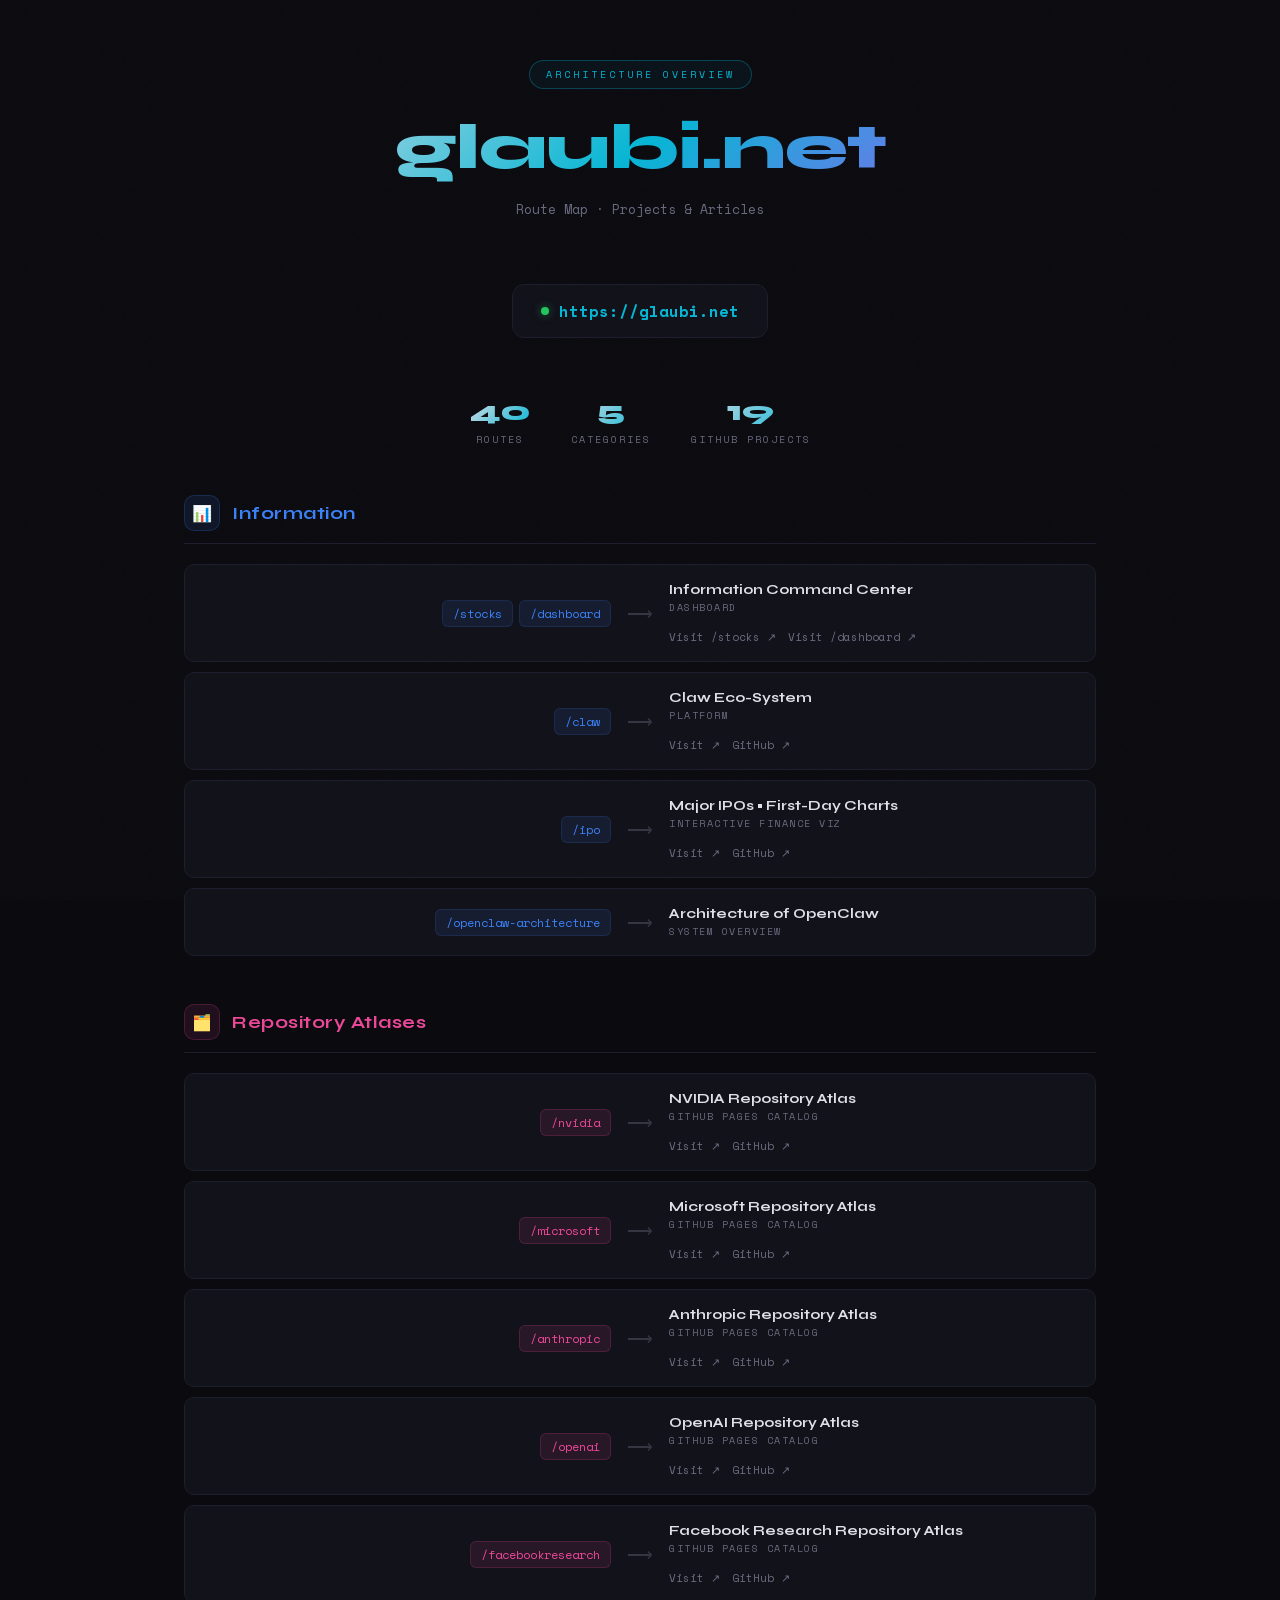
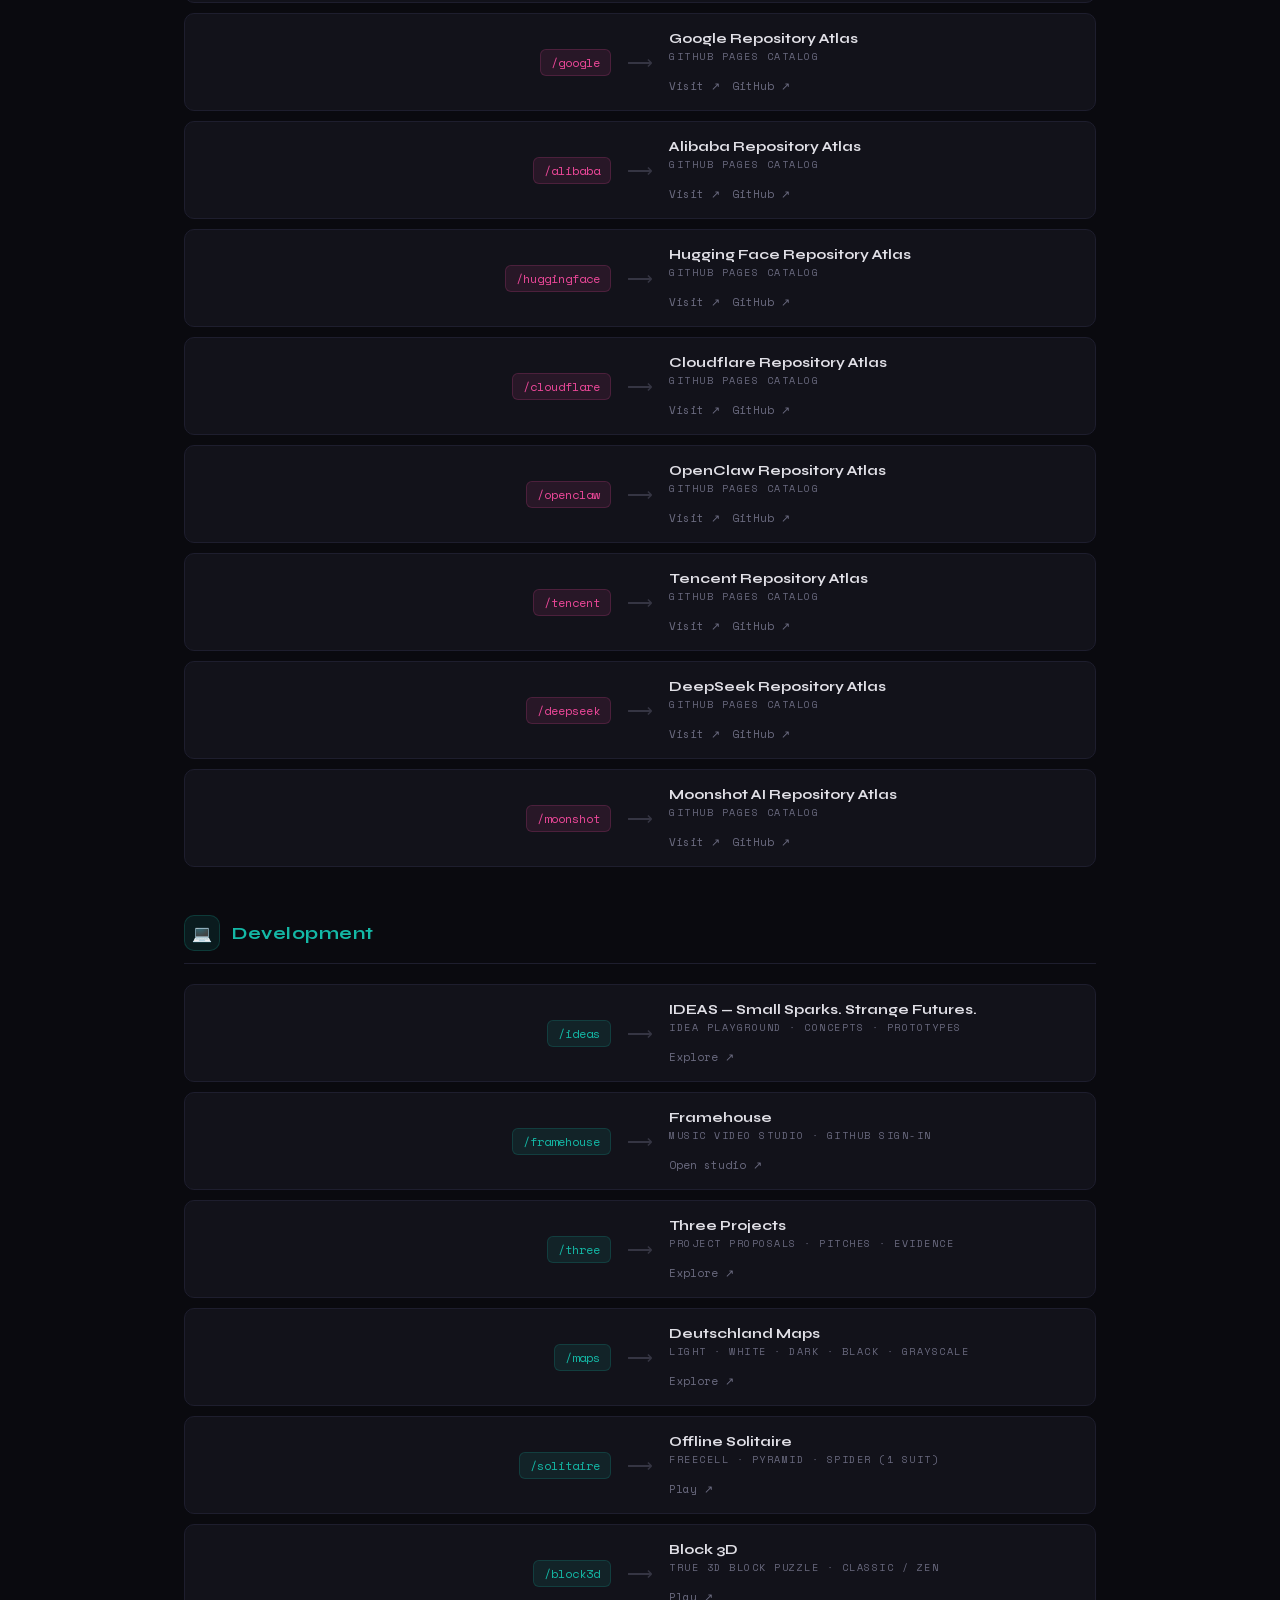
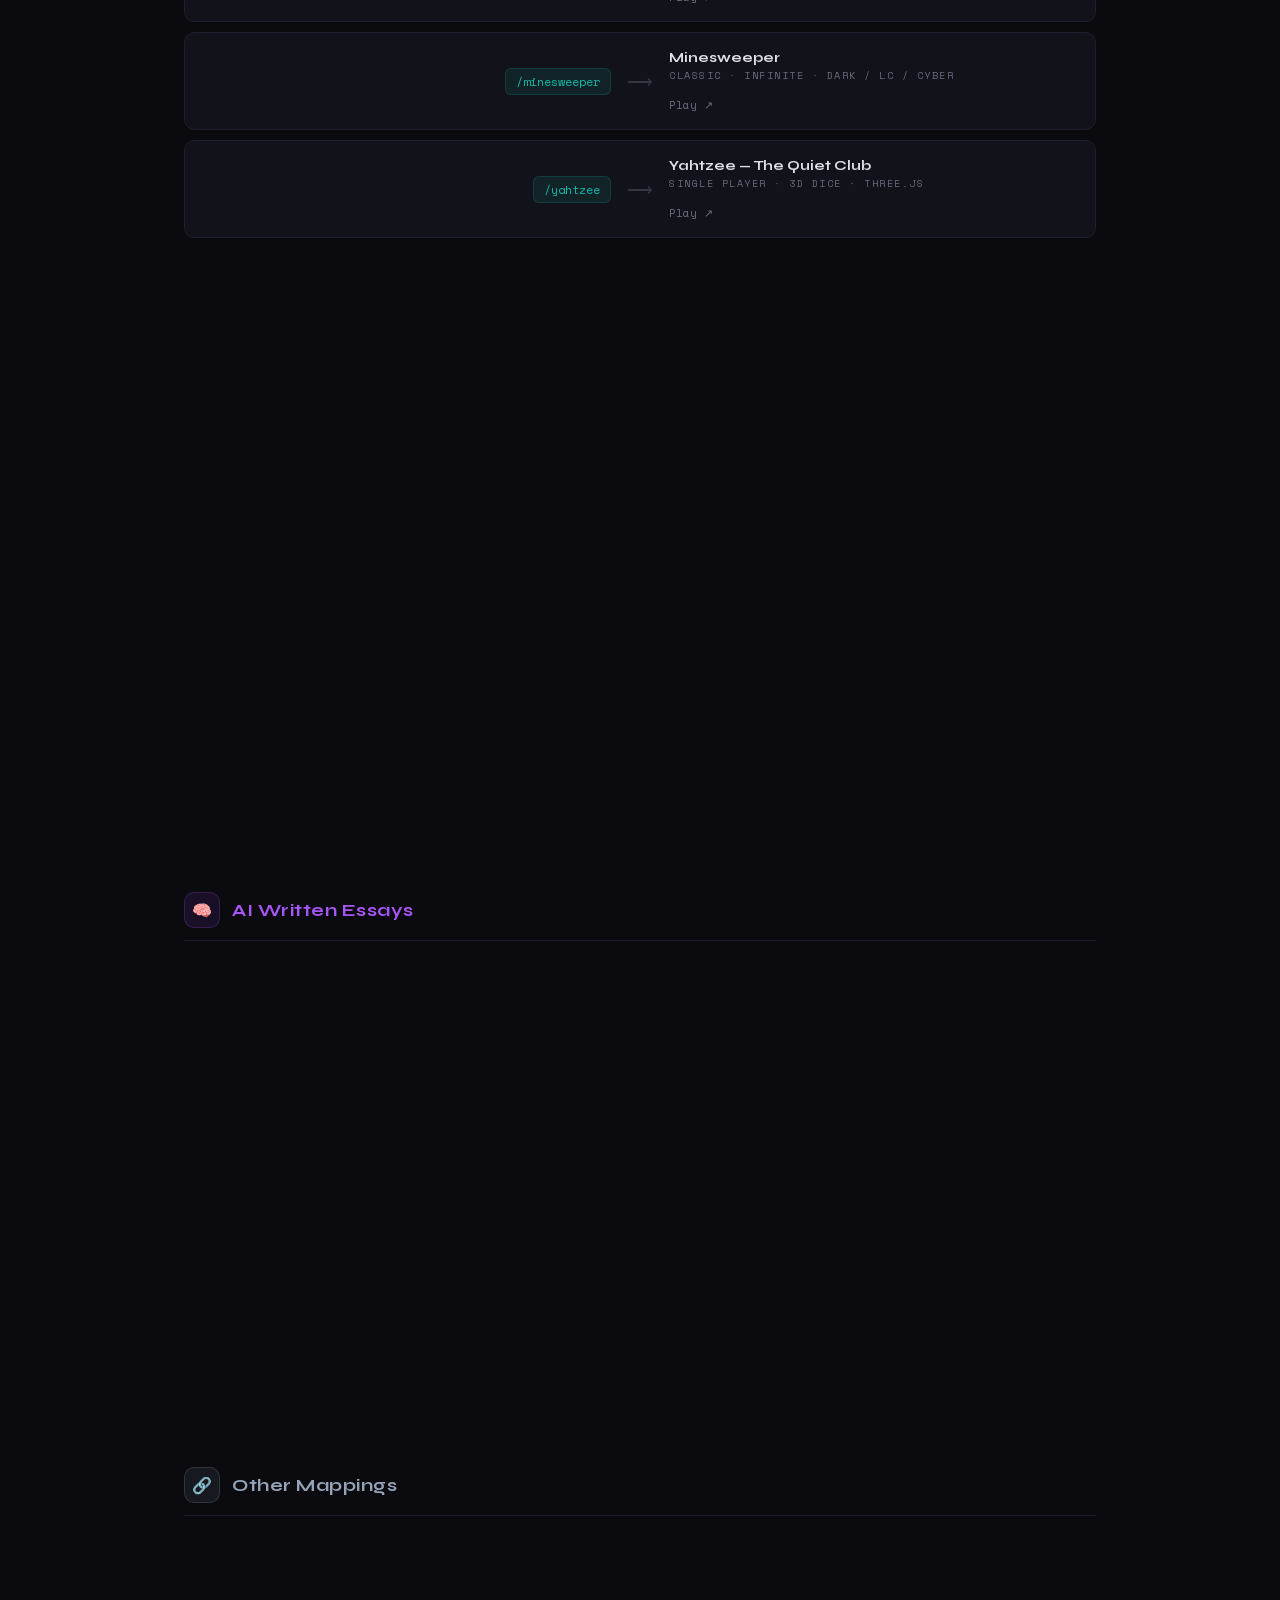
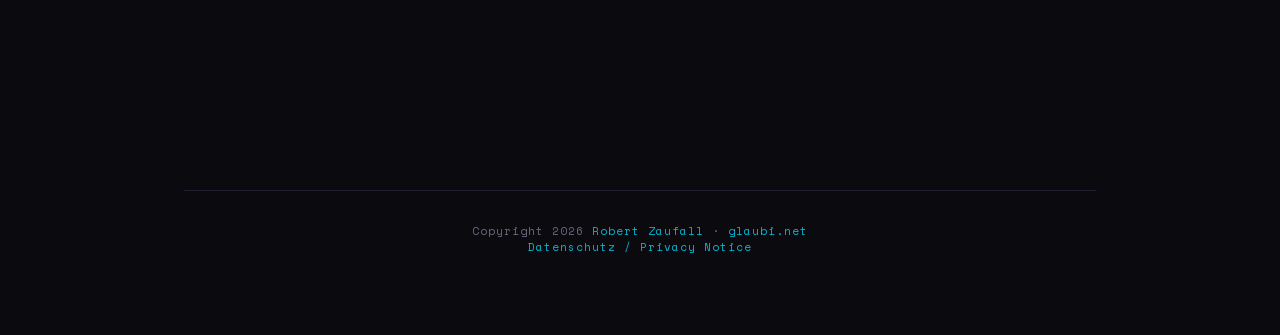
<file: index.html>
<!DOCTYPE html>
<html lang="en">
<head>
<meta charset="UTF-8">
<meta name="viewport" content="width=device-width, initial-scale=1.0">
<title>glaubi.net — Project Hub</title>
<meta name="application-name" content="glaubi.net">
<meta name="description" content="The glaubi.net project hub: dashboards, repository atlases, development tools, and essays in one place.">
<meta name="theme-color" content="#0a0a0f">
<link rel="icon" type="image/svg+xml" href="site-assets/favicon.svg">
<link rel="stylesheet" href="site-assets/fonts/fonts.css">
<style>
  :root {
    --bg: #0a0a0f;
    --surface: #12121a;
    --border: #1e1e2e;
    --text: #e0dfe6;
    --text-dim: #6b6b80;
    --accent-info: #3b82f6;
    --accent-info-glow: rgba(59, 130, 246, 0.25);
    --accent-dev: #14b8a6;
    --accent-dev-glow: rgba(20, 184, 166, 0.24);
    --accent-repo: #ec4899;
    --accent-repo-glow: rgba(236, 72, 153, 0.24);
    --accent-ai: #a855f7;
    --accent-ai-glow: rgba(168, 85, 247, 0.25);
    --accent-article: #f59e0b;
    --accent-article-glow: rgba(245, 158, 11, 0.24);
    --accent-other: #94a3b8;
    --accent-other-glow: rgba(148, 163, 184, 0.22);
    --accent-core: #06b6d4;
    --accent-core-glow: rgba(6, 182, 212, 0.3);
    --green: #22c55e;
  }

  * { margin: 0; padding: 0; box-sizing: border-box; }

  body {
    background: var(--bg);
    color: var(--text);
    font-family: 'Space Mono', monospace;
    min-height: 100vh;
    overflow-x: hidden;
  }

  .noise {
    position: fixed; inset: 0; z-index: 0; pointer-events: none; opacity: 0.03;
    background-image: url("data:image/svg+xml,%3Csvg viewBox='0 0 256 256' xmlns='http://www.w3.org/2000/svg'%3E%3Cfilter id='n'%3E%3CfeTurbulence type='fractalNoise' baseFrequency='0.9' numOctaves='4' stitchTiles='stitch'/%3E%3C/filter%3E%3Crect width='100%25' height='100%25' filter='url(%23n)'/%3E%3C/svg%3E");
    background-size: 256px 256px;
  }

  .grid-bg {
    position: fixed; inset: 0; z-index: 0; pointer-events: none; opacity: 0.04;
    background-image:
      linear-gradient(rgba(255,255,255,0.05) 1px, transparent 1px),
      linear-gradient(90deg, rgba(255,255,255,0.05) 1px, transparent 1px);
    background-size: 60px 60px;
  }

  .container {
    position: relative; z-index: 1;
    max-width: 960px; margin: 0 auto; padding: 60px 24px 80px;
  }

  /* HEADER */
  header {
    text-align: center; margin-bottom: 64px;
    animation: fadeUp 0.8s ease-out;
  }

  header .tag {
    display: inline-block;
    font-size: 10px; letter-spacing: 3px; text-transform: uppercase;
    color: var(--accent-core);
    border: 1px solid rgba(6, 182, 212, 0.3);
    padding: 6px 16px; border-radius: 20px;
    margin-bottom: 24px;
    background: rgba(6, 182, 212, 0.05);
  }

  header h1 {
    font-family: 'Syne', sans-serif;
    font-weight: 800; font-size: clamp(2.4rem, 6vw, 4rem);
    letter-spacing: -1px;
    background: linear-gradient(135deg, #e0dfe6 0%, var(--accent-core) 50%, var(--accent-ai) 100%);
    -webkit-background-clip: text; -webkit-text-fill-color: transparent;
    background-clip: text;
    line-height: 1.1;
  }

  header p {
    color: var(--text-dim); font-size: 13px; margin-top: 16px;
    line-height: 1.6;
  }

  /* DOMAIN PILL */
  .domain-bar {
    display: flex; align-items: center; justify-content: center; gap: 10px;
    margin: 0 auto 56px;
    padding: 14px 28px;
    background: var(--surface);
    border: 1px solid var(--border);
    border-radius: 12px;
    width: fit-content;
    animation: fadeUp 0.8s ease-out 0.15s both;
  }

  .domain-bar .dot {
    width: 8px; height: 8px; border-radius: 50%;
    background: var(--green);
    box-shadow: 0 0 8px rgba(34,197,94,0.5);
    animation: pulse 2s ease-in-out infinite;
  }

  .domain-bar span {
    font-size: 16px; font-weight: 700;
    color: var(--accent-core);
    font-family: 'Space Mono', monospace;
  }

  /* SECTIONS */
  .section {
    margin-bottom: 48px;
    animation: fadeUp 0.8s ease-out both;
  }
  .section:nth-child(1) { animation-delay: 0.25s; }
  .section:nth-child(2) { animation-delay: 0.4s; }

  .section-header {
    display: flex; align-items: center; gap: 12px;
    margin-bottom: 20px; padding-bottom: 12px;
    border-bottom: 1px solid var(--border);
  }

  .section-icon {
    width: 36px; height: 36px; border-radius: 10px;
    display: flex; align-items: center; justify-content: center;
    font-size: 16px;
  }

  .section-icon.info {
    background: rgba(59,130,246,0.1);
    border: 1px solid rgba(59,130,246,0.2);
  }
  .section-icon.ai {
    background: rgba(168,85,247,0.1);
    border: 1px solid rgba(168,85,247,0.2);
  }
  .section-icon.dev {
    background: rgba(20,184,166,0.1);
    border: 1px solid rgba(20,184,166,0.2);
  }
  .section-icon.repo {
    background: rgba(236,72,153,0.1);
    border: 1px solid rgba(236,72,153,0.2);
  }
  .section-icon.article {
    background: rgba(245,158,11,0.1);
    border: 1px solid rgba(245,158,11,0.2);
  }
  .section-icon.other {
    background: rgba(148,163,184,0.1);
    border: 1px solid rgba(148,163,184,0.2);
  }

  .section-title {
    font-family: 'Syne', sans-serif;
    font-weight: 700; font-size: 18px; letter-spacing: 0.5px;
  }

  .section-title.info { color: var(--accent-info); }
  .section-title.dev { color: var(--accent-dev); }
  .section-title.repo { color: var(--accent-repo); }
  .section-title.ai { color: var(--accent-ai); }
  .section-title.article { color: var(--accent-article); }
  .section-title.other { color: var(--accent-other); }

  /* ROUTE CARDS */
  .routes {
    display: flex; flex-direction: column; gap: 10px;
  }

  .route-card {
    display: grid;
    grid-template-columns: 1fr auto 1fr;
    align-items: center; gap: 16px;
    padding: 16px 20px;
    background: var(--surface);
    border: 1px solid var(--border);
    border-radius: 10px;
    transition: all 0.3s cubic-bezier(0.4, 0, 0.2, 1);
    text-decoration: none;
    position: relative;
    overflow: hidden;
  }

  .route-card::before {
    content: '';
    position: absolute; inset: 0;
    opacity: 0;
    transition: opacity 0.3s ease;
    pointer-events: none;
    border-radius: 10px;
  }

  .route-card.info::before {
    background: linear-gradient(135deg, rgba(59,130,246,0.06), transparent 60%);
  }
  .route-card.dev::before {
    background: linear-gradient(135deg, rgba(20,184,166,0.08), transparent 60%);
  }
  .route-card.repo::before {
    background: linear-gradient(135deg, rgba(236,72,153,0.08), transparent 60%);
  }
  .route-card.ai::before {
    background: linear-gradient(135deg, rgba(168,85,247,0.06), transparent 60%);
  }
  .route-card.article::before {
    background: linear-gradient(135deg, rgba(245,158,11,0.08), transparent 60%);
  }
  .route-card.other::before {
    background: linear-gradient(135deg, rgba(148,163,184,0.08), transparent 60%);
  }

  .route-card:hover {
    transform: translateY(-2px);
    border-color: var(--border);
  }
  .route-card.info:hover {
    border-color: rgba(59,130,246,0.4);
    box-shadow: 0 4px 24px rgba(59,130,246,0.1), inset 0 0 0 1px rgba(59,130,246,0.05);
  }
  .route-card.dev:hover {
    border-color: rgba(20,184,166,0.4);
    box-shadow: 0 4px 24px rgba(20,184,166,0.12), inset 0 0 0 1px rgba(20,184,166,0.06);
  }
  .route-card.repo:hover {
    border-color: rgba(236,72,153,0.4);
    box-shadow: 0 4px 24px rgba(236,72,153,0.12), inset 0 0 0 1px rgba(236,72,153,0.06);
  }
  .route-card.ai:hover {
    border-color: rgba(168,85,247,0.4);
    box-shadow: 0 4px 24px rgba(168,85,247,0.1), inset 0 0 0 1px rgba(168,85,247,0.05);
  }
  .route-card.article:hover {
    border-color: rgba(245,158,11,0.4);
    box-shadow: 0 4px 24px rgba(245,158,11,0.12), inset 0 0 0 1px rgba(245,158,11,0.06);
  }
  .route-card.other:hover {
    border-color: rgba(148,163,184,0.4);
    box-shadow: 0 4px 24px rgba(148,163,184,0.1), inset 0 0 0 1px rgba(148,163,184,0.05);
  }
  .route-card:hover::before { opacity: 1; }

  a.route-card { cursor: pointer; }

  .route-paths {
    display: flex; flex-wrap: wrap; gap: 6px;
    justify-content: flex-end;
  }

  .path-tag {
    font-family: 'Space Mono', monospace;
    font-size: 12px; padding: 4px 10px;
    border-radius: 6px;
    white-space: nowrap;
  }

  .path-tag.info {
    background: rgba(59,130,246,0.1);
    color: var(--accent-info);
    border: 1px solid rgba(59,130,246,0.15);
  }
  .path-tag.dev {
    background: rgba(20,184,166,0.1);
    color: var(--accent-dev);
    border: 1px solid rgba(20,184,166,0.18);
  }
  .path-tag.repo {
    background: rgba(236,72,153,0.1);
    color: var(--accent-repo);
    border: 1px solid rgba(236,72,153,0.18);
  }
  .path-tag.ai {
    background: rgba(168,85,247,0.1);
    color: var(--accent-ai);
    border: 1px solid rgba(168,85,247,0.15);
  }
  .path-tag.article {
    background: rgba(245,158,11,0.1);
    color: var(--accent-article);
    border: 1px solid rgba(245,158,11,0.18);
  }
  .path-tag.other {
    background: rgba(148,163,184,0.1);
    color: var(--accent-other);
    border: 1px solid rgba(148,163,184,0.18);
  }

  .route-arrow {
    display: flex; align-items: center; color: var(--text-dim);
    font-size: 18px; opacity: 0.4;
    transition: all 0.3s ease;
  }
  .route-card:hover .route-arrow { opacity: 1; }
  .route-card.info:hover .route-arrow { color: var(--accent-info); }
  .route-card.dev:hover .route-arrow { color: var(--accent-dev); }
  .route-card.repo:hover .route-arrow { color: var(--accent-repo); }
  .route-card.ai:hover .route-arrow { color: var(--accent-ai); }
  .route-card.article:hover .route-arrow { color: var(--accent-article); }
  .route-card.other:hover .route-arrow { color: var(--accent-other); }

  .route-dest {
    display: flex; flex-direction: column; gap: 2px;
  }

  .dest-name {
    font-family: 'Syne', sans-serif;
    font-weight: 700; font-size: 14px;
    color: var(--text);
    transition: color 0.3s ease;
  }
  .route-card.info:hover .dest-name { color: var(--accent-info); }
  .route-card.dev:hover .dest-name { color: var(--accent-dev); }
  .route-card.repo:hover .dest-name { color: var(--accent-repo); }
  .route-card.ai:hover .dest-name { color: var(--accent-ai); }
  .route-card.article:hover .dest-name { color: var(--accent-article); }
  .route-card.other:hover .dest-name { color: var(--accent-other); }

  .dest-type {
    font-size: 10px; letter-spacing: 1.5px;
    text-transform: uppercase;
    color: var(--text-dim);
  }

  /* TOOLTIP */
  .tooltip {
    position: fixed;
    padding: 8px 14px;
    background: #1a1a2a;
    border: 1px solid var(--border);
    border-radius: 8px;
    font-size: 11px;
    color: var(--text-dim);
    pointer-events: none;
    opacity: 0;
    transition: opacity 0.2s;
    z-index: 100;
    font-family: 'Space Mono', monospace;
    white-space: nowrap;
  }
  .tooltip.show { opacity: 1; }

  /* VISIT LINK */
  .visit-btn {
    display: inline-flex; align-items: center; gap: 8px;
    margin-top: 6px;
    font-size: 11px;
    color: var(--text-dim);
    opacity: 0;
    transform: translateX(-4px);
    transition: all 0.3s ease;
    font-family: 'Space Mono', monospace;
  }
  .route-card:hover .visit-btn {
    opacity: 1; transform: translateX(0);
  }

  a.path-tag {
    text-decoration: none;
    transition: all 0.2s ease;
    cursor: pointer;
    position: relative;
    z-index: 2;
  }
  a.path-tag.info:hover {
    background: rgba(59,130,246,0.2);
    border-color: rgba(59,130,246,0.4);
  }
  a.path-tag.dev:hover {
    background: rgba(20,184,166,0.2);
    border-color: rgba(20,184,166,0.4);
  }
  a.path-tag.repo:hover {
    background: rgba(236,72,153,0.2);
    border-color: rgba(236,72,153,0.4);
  }
  a.path-tag.ai:hover {
    background: rgba(168,85,247,0.2);
    border-color: rgba(168,85,247,0.4);
  }
  a.path-tag.article:hover {
    background: rgba(245,158,11,0.2);
    border-color: rgba(245,158,11,0.4);
  }
  a.path-tag.other:hover {
    background: rgba(148,163,184,0.2);
    border-color: rgba(148,163,184,0.4);
  }

  .visit-links {
    display: flex; gap: 12px; margin-top: 6px;
  }
  .visit-links.always-visible .visit-btn {
    opacity: 1;
    transform: translateX(0);
  }
  .visit-links .visit-btn {
    text-decoration: none;
    cursor: pointer;
    position: relative;
    z-index: 2;
  }
  .visit-links .visit-btn:hover {
    color: var(--accent-info);
  }
  .route-card.dev .visit-links .visit-btn:hover {
    color: var(--accent-dev);
  }
  .route-card.repo .visit-links .visit-btn:hover {
    color: var(--accent-repo);
  }
  .route-card.ai .visit-links .visit-btn:hover {
    color: var(--accent-ai);
  }
  .route-card.other .visit-links .visit-btn:hover {
    color: var(--accent-other);
  }

  /* FOOTER */
  footer {
    text-align: center; margin-top: 48px; padding-top: 32px;
    border-top: 1px solid var(--border);
    animation: fadeUp 0.8s ease-out 0.55s both;
  }
  footer p {
    font-size: 11px; color: var(--text-dim); letter-spacing: 1px;
  }
  footer a {
    color: var(--accent-core); text-decoration: none;
  }
  footer a:hover { text-decoration: underline; }

  /* STATS */
  .stats {
    display: flex; justify-content: center; gap: 40px;
    margin-bottom: 48px;
    animation: fadeUp 0.8s ease-out 0.2s both;
  }
  .stat {
    text-align: center;
  }
  .stat-num {
    font-family: 'Syne', sans-serif;
    font-weight: 800; font-size: 28px;
    background: linear-gradient(135deg, var(--text), var(--accent-core));
    -webkit-background-clip: text; -webkit-text-fill-color: transparent;
    background-clip: text;
  }
  .stat-label {
    font-size: 10px; letter-spacing: 2px;
    text-transform: uppercase;
    color: var(--text-dim); margin-top: 4px;
  }

  /* ANIMATIONS */
  @keyframes fadeUp {
    from { opacity: 0; transform: translateY(20px); }
    to { opacity: 1; transform: translateY(0); }
  }
  @keyframes pulse {
    0%, 100% { opacity: 1; }
    50% { opacity: 0.4; }
  }

  /* RESPONSIVE */
  @media (max-width: 640px) {
    .route-card {
      grid-template-columns: 1fr;
      gap: 8px; text-align: center;
    }
    .route-paths { justify-content: center; }
    .route-arrow { justify-content: center; font-size: 14px; transform: rotate(90deg); }
    .route-dest { align-items: center; }
    .stats { gap: 24px; }
    .visit-btn { justify-content: center; }
  }
</style>
</head>
<body>

<div class="noise"></div>
<div class="grid-bg"></div>
<div id="tooltip" class="tooltip"></div>

<div class="container">

  <header>
    <div class="tag">Architecture Overview</div>
    <h1>glaubi.net</h1>
    <p>Route Map · Projects & Articles</p>
  </header>

  <div class="domain-bar">
    <div class="dot"></div>
    <span>https://glaubi.net</span>
  </div>

  <div class="stats">
    <div class="stat">
      <div class="stat-num">40</div>
      <div class="stat-label">Routes</div>
    </div>
    <div class="stat">
      <div class="stat-num">5</div>
      <div class="stat-label">Categories</div>
    </div>
    <div class="stat">
      <div class="stat-num">19</div>
      <div class="stat-label">GitHub Projects</div>
    </div>
  </div>

  <!-- INFORMATION -->
  <div class="section">
    <div class="section-header">
      <div class="section-icon info">📊</div>
      <div class="section-title info">Information</div>
    </div>
    <div class="routes">

      <div class="route-card info"
         data-tip="Live data dashboards & market overview">
        <div class="route-paths">
          <a href="https://glaubi.net/stocks" target="_blank" class="path-tag info">/stocks</a>
          <a href="https://glaubi.net/dashboard" target="_blank" class="path-tag info">/dashboard</a>
        </div>
        <div class="route-arrow">⟶</div>
        <div class="route-dest">
          <div class="dest-name">Information Command Center</div>
          <div class="dest-type">Dashboard</div>
          <div class="visit-links always-visible">
            <a href="https://glaubi.net/stocks" target="_blank" class="visit-btn">Visit /stocks ↗</a>
            <a href="https://glaubi.net/dashboard" target="_blank" class="visit-btn">Visit /dashboard ↗</a>
          </div>
        </div>
      </div>

      <div class="route-card info"
         data-tip="The Claw ecosystem & integrations">
        <div class="route-paths">
          <a href="https://glaubi.net/claw" target="_blank" class="path-tag info">/claw</a>
        </div>
        <div class="route-arrow">⟶</div>
        <div class="route-dest">
          <div class="dest-name">Claw Eco-System</div>
          <div class="dest-type">Platform</div>
          <div class="visit-links always-visible">
            <a href="https://glaubi.net/claw" target="_blank" class="visit-btn">Visit ↗</a>
            <a href="https://github.com/robertZaufall/claw-eco" target="_blank" class="visit-btn">GitHub ↗</a>
          </div>
        </div>
      </div>

      <div class="route-card info"
         data-tip="25 major IPOs (2021–2025) with interactive first-day intraday candlestick charts">
        <div class="route-paths">
          <a href="https://glaubi.net/ipo" target="_blank" class="path-tag info">/ipo</a>
        </div>
        <div class="route-arrow">⟶</div>
        <div class="route-dest">
          <div class="dest-name">Major IPOs • First-Day Charts</div>
          <div class="dest-type">Interactive Finance Viz</div>
          <div class="visit-links always-visible">
            <a href="https://glaubi.net/ipo" target="_blank" class="visit-btn">Visit ↗</a>
            <a href="https://github.com/robertZaufall/ipo" target="_blank" class="visit-btn">GitHub ↗</a>
          </div>
        </div>
      </div>

      <a class="route-card info" href="https://glaubi.net/openclaw-architecture" target="_blank"
         data-tip="Architecture overview of OpenClaw">
        <div class="route-paths">
          <span class="path-tag info">/openclaw-architecture</span>
        </div>
        <div class="route-arrow">⟶</div>
        <div class="route-dest">
          <div class="dest-name">Architecture of OpenClaw</div>
          <div class="dest-type">System Overview</div>
        </div>
      </a>

    </div>
  </div>

  <!-- REPOSITORY ATLASES -->
  <div class="section">
    <div class="section-header">
      <div class="section-icon repo">🗂️</div>
      <div class="section-title repo">Repository Atlases</div>
    </div>
    <div class="routes">

      <div class="route-card repo"
         data-tip="Searchable atlas of active NVIDIA GitHub repositories">
        <div class="route-paths">
          <a href="https://glaubi.net/nvidia" target="_blank" class="path-tag repo">/nvidia</a>
        </div>
        <div class="route-arrow">⟶</div>
        <div class="route-dest">
          <div class="dest-name">NVIDIA Repository Atlas</div>
          <div class="dest-type">GitHub Pages Catalog</div>
          <div class="visit-links always-visible">
            <a href="https://glaubi.net/nvidia" target="_blank" class="visit-btn">Visit ↗</a>
            <a href="https://github.com/robertZaufall/nvidia-repos" target="_blank" class="visit-btn">GitHub ↗</a>
          </div>
        </div>
      </div>

      <div class="route-card repo"
         data-tip="Searchable atlas of active Microsoft GitHub repositories">
        <div class="route-paths">
          <a href="https://glaubi.net/microsoft" target="_blank" class="path-tag repo">/microsoft</a>
        </div>
        <div class="route-arrow">⟶</div>
        <div class="route-dest">
          <div class="dest-name">Microsoft Repository Atlas</div>
          <div class="dest-type">GitHub Pages Catalog</div>
          <div class="visit-links always-visible">
            <a href="https://glaubi.net/microsoft" target="_blank" class="visit-btn">Visit ↗</a>
            <a href="https://github.com/robertZaufall/microsoft-repos" target="_blank" class="visit-btn">GitHub ↗</a>
          </div>
        </div>
      </div>

      <div class="route-card repo"
         data-tip="Searchable atlas of active Anthropic GitHub repositories">
        <div class="route-paths">
          <a href="https://glaubi.net/anthropic" target="_blank" class="path-tag repo">/anthropic</a>
        </div>
        <div class="route-arrow">⟶</div>
        <div class="route-dest">
          <div class="dest-name">Anthropic Repository Atlas</div>
          <div class="dest-type">GitHub Pages Catalog</div>
          <div class="visit-links always-visible">
            <a href="https://glaubi.net/anthropic" target="_blank" class="visit-btn">Visit ↗</a>
            <a href="https://github.com/robertZaufall/anthropic-repos" target="_blank" class="visit-btn">GitHub ↗</a>
          </div>
        </div>
      </div>

      <div class="route-card repo"
         data-tip="Searchable atlas of active OpenAI GitHub repositories">
        <div class="route-paths">
          <a href="https://glaubi.net/openai" target="_blank" class="path-tag repo">/openai</a>
        </div>
        <div class="route-arrow">⟶</div>
        <div class="route-dest">
          <div class="dest-name">OpenAI Repository Atlas</div>
          <div class="dest-type">GitHub Pages Catalog</div>
          <div class="visit-links always-visible">
            <a href="https://glaubi.net/openai" target="_blank" class="visit-btn">Visit ↗</a>
            <a href="https://github.com/robertZaufall/openai-repos" target="_blank" class="visit-btn">GitHub ↗</a>
          </div>
        </div>
      </div>

      <div class="route-card repo"
         data-tip="Searchable atlas of active Facebook Research GitHub repositories">
        <div class="route-paths">
          <a href="https://glaubi.net/facebookresearch" target="_blank" class="path-tag repo">/facebookresearch</a>
        </div>
        <div class="route-arrow">⟶</div>
        <div class="route-dest">
          <div class="dest-name">Facebook Research Repository Atlas</div>
          <div class="dest-type">GitHub Pages Catalog</div>
          <div class="visit-links always-visible">
            <a href="https://glaubi.net/facebookresearch" target="_blank" class="visit-btn">Visit ↗</a>
            <a href="https://github.com/robertZaufall/facebookresearch-repos" target="_blank" class="visit-btn">GitHub ↗</a>
          </div>
        </div>
      </div>

      <div class="route-card repo"
         data-tip="Searchable atlas of active Google GitHub repositories">
        <div class="route-paths">
          <a href="https://glaubi.net/google" target="_blank" class="path-tag repo">/google</a>
        </div>
        <div class="route-arrow">⟶</div>
        <div class="route-dest">
          <div class="dest-name">Google Repository Atlas</div>
          <div class="dest-type">GitHub Pages Catalog</div>
          <div class="visit-links always-visible">
            <a href="https://glaubi.net/google" target="_blank" class="visit-btn">Visit ↗</a>
            <a href="https://github.com/robertZaufall/google-repos" target="_blank" class="visit-btn">GitHub ↗</a>
          </div>
        </div>
      </div>

      <div class="route-card repo"
         data-tip="Searchable atlas of active Alibaba GitHub repositories">
        <div class="route-paths">
          <a href="https://glaubi.net/alibaba" target="_blank" class="path-tag repo">/alibaba</a>
        </div>
        <div class="route-arrow">⟶</div>
        <div class="route-dest">
          <div class="dest-name">Alibaba Repository Atlas</div>
          <div class="dest-type">GitHub Pages Catalog</div>
          <div class="visit-links always-visible">
            <a href="https://glaubi.net/alibaba" target="_blank" class="visit-btn">Visit ↗</a>
            <a href="https://github.com/robertZaufall/alibaba-repos" target="_blank" class="visit-btn">GitHub ↗</a>
          </div>
        </div>
      </div>

      <div class="route-card repo"
         data-tip="Searchable atlas of active Hugging Face GitHub repositories">
        <div class="route-paths">
          <a href="https://glaubi.net/huggingface" target="_blank" class="path-tag repo">/huggingface</a>
        </div>
        <div class="route-arrow">⟶</div>
        <div class="route-dest">
          <div class="dest-name">Hugging Face Repository Atlas</div>
          <div class="dest-type">GitHub Pages Catalog</div>
          <div class="visit-links always-visible">
            <a href="https://glaubi.net/huggingface" target="_blank" class="visit-btn">Visit ↗</a>
            <a href="https://github.com/robertZaufall/huggingface-repos" target="_blank" class="visit-btn">GitHub ↗</a>
          </div>
        </div>
      </div>

      <div class="route-card repo"
         data-tip="Searchable atlas of active Cloudflare GitHub repositories">
        <div class="route-paths">
          <a href="https://glaubi.net/cloudflare/" target="_blank" class="path-tag repo">/cloudflare</a>
        </div>
        <div class="route-arrow">⟶</div>
        <div class="route-dest">
          <div class="dest-name">Cloudflare Repository Atlas</div>
          <div class="dest-type">GitHub Pages Catalog</div>
          <div class="visit-links always-visible">
            <a href="https://glaubi.net/cloudflare/" target="_blank" class="visit-btn">Visit ↗</a>
            <a href="https://github.com/robertZaufall/cloudflare-repos" target="_blank" class="visit-btn">GitHub ↗</a>
          </div>
        </div>
      </div>

      <div class="route-card repo"
         data-tip="Searchable atlas of active OpenClaw GitHub repositories">
        <div class="route-paths">
          <a href="https://glaubi.net/openclaw/" target="_blank" class="path-tag repo">/openclaw</a>
        </div>
        <div class="route-arrow">⟶</div>
        <div class="route-dest">
          <div class="dest-name">OpenClaw Repository Atlas</div>
          <div class="dest-type">GitHub Pages Catalog</div>
          <div class="visit-links always-visible">
            <a href="https://glaubi.net/openclaw/" target="_blank" class="visit-btn">Visit ↗</a>
            <a href="https://github.com/robertZaufall/openclaw-repos" target="_blank" class="visit-btn">GitHub ↗</a>
          </div>
        </div>
      </div>

      <div class="route-card repo"
         data-tip="Searchable atlas of active Tencent GitHub repositories">
        <div class="route-paths">
          <a href="https://glaubi.net/tencent/" target="_blank" class="path-tag repo">/tencent</a>
        </div>
        <div class="route-arrow">⟶</div>
        <div class="route-dest">
          <div class="dest-name">Tencent Repository Atlas</div>
          <div class="dest-type">GitHub Pages Catalog</div>
          <div class="visit-links always-visible">
            <a href="https://glaubi.net/tencent/" target="_blank" class="visit-btn">Visit ↗</a>
            <a href="https://github.com/robertZaufall/tencent-repos" target="_blank" class="visit-btn">GitHub ↗</a>
          </div>
        </div>
      </div>

      <div class="route-card repo"
         data-tip="Searchable atlas of active DeepSeek GitHub repositories">
        <div class="route-paths">
          <a href="https://glaubi.net/deepseek/" target="_blank" class="path-tag repo">/deepseek</a>
        </div>
        <div class="route-arrow">⟶</div>
        <div class="route-dest">
          <div class="dest-name">DeepSeek Repository Atlas</div>
          <div class="dest-type">GitHub Pages Catalog</div>
          <div class="visit-links always-visible">
            <a href="https://glaubi.net/deepseek/" target="_blank" class="visit-btn">Visit ↗</a>
            <a href="https://github.com/robertZaufall/deepseek-repos" target="_blank" class="visit-btn">GitHub ↗</a>
          </div>
        </div>
      </div>

      <div class="route-card repo"
         data-tip="Searchable atlas of active Moonshot AI GitHub repositories">
        <div class="route-paths">
          <a href="https://glaubi.net/moonshot/" target="_blank" class="path-tag repo">/moonshot</a>
        </div>
        <div class="route-arrow">⟶</div>
        <div class="route-dest">
          <div class="dest-name">Moonshot AI Repository Atlas</div>
          <div class="dest-type">GitHub Pages Catalog</div>
          <div class="visit-links always-visible">
            <a href="https://glaubi.net/moonshot/" target="_blank" class="visit-btn">Visit ↗</a>
            <a href="https://github.com/robertZaufall/moonshot-repos" target="_blank" class="visit-btn">GitHub ↗</a>
          </div>
        </div>
      </div>

    </div>
  </div>

  <!-- DEVELOPMENT -->
  <div class="section">
    <div class="section-header">
      <div class="section-icon dev">💻</div>
      <div class="section-title dev">Development</div>
    </div>
    <div class="routes">

      <div class="route-card dev"
         data-tip="Wild ideas, bilingual concepts and first prototypes">
        <div class="route-paths">
          <a href="https://glaubi.net/ideas/" target="_blank" class="path-tag dev">/ideas</a>
        </div>
        <div class="route-arrow">⟶</div>
        <div class="route-dest">
          <div class="dest-name">IDEAS — Small Sparks. Strange Futures.</div>
          <div class="dest-type">Idea Playground · Concepts · Prototypes</div>
          <div class="visit-links always-visible">
            <a href="https://glaubi.net/ideas/" target="_blank" class="visit-btn">Explore ↗</a>
          </div>
        </div>
      </div>

      <div class="route-card dev"
         data-tip="Private music video studio: references, storyboard, LTX clips and final edits; approved GitHub accounts only">
        <div class="route-paths">
          <a href="https://glaubi.net/framehouse/" target="_blank" class="path-tag dev">/framehouse</a>
        </div>
        <div class="route-arrow">⟶</div>
        <div class="route-dest">
          <div class="dest-name">Framehouse</div>
          <div class="dest-type">Music Video Studio · GitHub Sign-in</div>
          <div class="visit-links always-visible">
            <a href="https://glaubi.net/framehouse/" target="_blank" class="visit-btn">Open studio ↗</a>
          </div>
        </div>
      </div>

      <div class="route-card dev"
         data-tip="Browse project pitches, compare pros and cons, and read their evidence">
        <div class="route-paths">
          <a href="https://glaubi.net/three/" target="_blank" class="path-tag dev">/three</a>
        </div>
        <div class="route-arrow">⟶</div>
        <div class="route-dest">
          <div class="dest-name">Three Projects</div>
          <div class="dest-type">Project Proposals · Pitches · Evidence</div>
          <div class="visit-links always-visible">
            <a href="https://glaubi.net/three/" target="_blank" class="visit-btn">Explore ↗</a>
          </div>
        </div>
      </div>



      <div class="route-card dev"
         data-tip="Deutschlandkarte in fünf Ansichten mit deutschen Ortsnamen">
        <div class="route-paths">
          <a href="https://glaubi.net/maps/" target="_blank" class="path-tag dev">/maps</a>
        </div>
        <div class="route-arrow">⟶</div>
        <div class="route-dest">
          <div class="dest-name">Deutschland Maps</div>
          <div class="dest-type">Light · White · Dark · Black · Grayscale</div>
          <div class="visit-links always-visible">
            <a href="https://glaubi.net/maps/" target="_blank" class="visit-btn">Explore ↗</a>
          </div>
        </div>
      </div>

      <div class="route-card dev"
         data-tip="Offline-ready FreeCell, Pyramid and Spider (1 Suit)">
        <div class="route-paths">
          <a href="https://glaubi.net/solitaire/" target="_blank" class="path-tag dev">/solitaire</a>
        </div>
        <div class="route-arrow">⟶</div>
        <div class="route-dest">
          <div class="dest-name">Offline Solitaire</div>
          <div class="dest-type">FreeCell · Pyramid · Spider (1 Suit)</div>
          <div class="visit-links always-visible">
            <a href="https://glaubi.net/solitaire/" target="_blank" class="visit-btn">Play ↗</a>
          </div>
        </div>
      </div>

      <div class="route-card dev"
         data-tip="A neon arcade puzzle with a true 5 × 5 × 12 well, three-axis rotation and keyboard, mouse or touch controls">
        <div class="route-paths">
          <a href="https://glaubi.net/block3d/" target="_blank" class="path-tag dev">/block3d</a>
        </div>
        <div class="route-arrow">⟶</div>
        <div class="route-dest">
          <div class="dest-name">Block 3D</div>
          <div class="dest-type">True 3D Block Puzzle · Classic / Zen</div>
          <div class="visit-links always-visible">
            <a href="https://glaubi.net/block3d/" target="_blank" class="visit-btn">Play ↗</a>
          </div>
        </div>
      </div>

      <div class="route-card dev"
         data-tip="Classic boards and an endless minefield with five difficulty levels, three lives and offline play">
        <div class="route-paths">
          <a href="https://glaubi.net/minesweeper/" target="_blank" class="path-tag dev">/minesweeper</a>
        </div>
        <div class="route-arrow">⟶</div>
        <div class="route-dest">
          <div class="dest-name">Minesweeper</div>
          <div class="dest-type">Classic · Infinite · Dark / LC / Cyber</div>
          <div class="visit-links always-visible">
            <a href="https://glaubi.net/minesweeper/" target="_blank" class="visit-btn">Play ↗</a>
          </div>
        </div>
      </div>

      <div class="route-card dev"
         data-tip="Single-player 3D dice game with full scoring, saved games and personal bests">
        <div class="route-paths">
          <a href="https://glaubi.net/yahtzee/" target="_blank" class="path-tag dev">/yahtzee</a>
        </div>
        <div class="route-arrow">⟶</div>
        <div class="route-dest">
          <div class="dest-name">Yahtzee — The Quiet Club</div>
          <div class="dest-type">Single Player · 3D Dice · Three.js</div>
          <div class="visit-links always-visible">
            <a href="https://glaubi.net/yahtzee/" target="_blank" class="visit-btn">Play ↗</a>
          </div>
        </div>
      </div>

      <div class="route-card dev"
         data-tip="Interactive source-matched Munich LoD2 building explorer">
        <div class="route-paths">
          <a href="https://glaubi.net/munich3d/" target="_blank" class="path-tag dev">/munich3d</a>
        </div>
        <div class="route-arrow">⟶</div>
        <div class="route-dest">
          <div class="dest-name">München LoD2 Explorer</div>
          <div class="dest-type">Three.js · ArcGIS I3S</div>
          <div class="visit-links always-visible">
            <a href="https://glaubi.net/munich3d/" target="_blank" class="visit-btn">Explore ↗</a>
            <a href="https://github.com/robertZaufall/munich3d" target="_blank" class="visit-btn">GitHub ↗</a>
          </div>
        </div>
      </div>

      <div class="route-card dev"
         data-tip="Amadeus BC Seatmaps Project">
        <div class="route-paths">
          <a href="https://glaubi.net/seatmaps" target="_blank" class="path-tag dev">/seatmaps</a>
          <a href="https://glaubi.net/tg" target="_blank" class="path-tag dev">/tg</a>
          <a href="https://glaubi.net/ek" target="_blank" class="path-tag dev">/ek</a>
        </div>
        <div class="route-arrow">⟶</div>
        <div class="route-dest">
          <div class="dest-name">Amadeus BC Seatmaps Project</div>
          <div class="dest-type">Platform</div>
          <div class="visit-links always-visible">
            <a href="https://glaubi.net/seatmaps" target="_blank" class="visit-btn">Visit ↗</a>
            <a href="https://glaubi.net/tg" target="_blank" class="visit-btn">TG ↗</a>
            <a href="https://glaubi.net/ek" target="_blank" class="visit-btn">EK ↗</a>
            <a href="https://github.com/robertZaufall/amadeus-seatmap-bc" target="_blank" class="visit-btn">GitHub ↗</a>
          </div>
        </div>
      </div>

      <a class="route-card dev" href="https://glaubi.net/mindmanager_ai" target="_blank"
         data-tip="MindManager Automation and AI Integration">
        <div class="route-paths">
          <span class="path-tag dev">/mindmanager_ai</span>
        </div>
        <div class="route-arrow">⟶</div>
        <div class="route-dest">
          <div class="dest-name">MindManager AI Project</div>
          <div class="dest-type">Coding Project</div>
        </div>
      </a>

      <a class="route-card dev" href="https://glaubi.net/mindm" target="_blank"
         data-tip="Python library for MindManager automation on Windows & macOS">
        <div class="route-paths">
          <span class="path-tag dev">/mindm</span>
        </div>
        <div class="route-arrow">⟶</div>
        <div class="route-dest">
          <div class="dest-name">mindm — MindManager Library</div>
          <div class="dest-type">Python Library</div>
        </div>
      </a>

      <a class="route-card dev" href="https://glaubi.net/mindm-mcp" target="_blank"
         data-tip="MCP server for LLM integration with MindManager (deprecated)">
        <div class="route-paths">
          <span class="path-tag dev">/mindm-mcp</span>
        </div>
        <div class="route-arrow">⟶</div>
        <div class="route-dest">
          <div class="dest-name">mindm-mcp — MCP Server</div>
          <div class="dest-type">MCP Server (deprecated)</div>
        </div>
      </a>

      <a class="route-card dev" href="https://glaubi.net/mindm-skill" target="_blank"
         data-tip="Claude Code & Codex skills for MindManager automation">
        <div class="route-paths">
          <span class="path-tag dev">/mindm-skill</span>
        </div>
        <div class="route-arrow">⟶</div>
        <div class="route-dest">
          <div class="dest-name">mindm-skill — Claude Code Skills</div>
          <div class="dest-type">AI Skill</div>
        </div>
      </a>

      <a class="route-card dev" href="https://glaubi.net/foundry" target="_blank"
         data-tip="Terraform deployment for Azure AI Foundry models">
        <div class="route-paths">
          <span class="path-tag dev">/foundry</span>
        </div>
        <div class="route-arrow">⟶</div>
        <div class="route-dest">
          <div class="dest-name">Azure AI Foundry — Terraform</div>
          <div class="dest-type">Infrastructure as Code</div>
        </div>
      </a>

    </div>
  </div>

  <!-- AI ESSAYS -->
  <div class="section">
    <div class="section-header">
      <div class="section-icon ai">🧠</div>
      <div class="section-title ai">AI Written Essays</div>
    </div>
    <div class="routes">

      <a class="route-card ai" href="https://glaubi.net/we" target="_blank"
         data-tip="Collective intelligence & human connection">
        <div class="route-paths">
          <span class="path-tag ai">/we</span>

        </div>
        <div class="route-arrow">⟶</div>
        <div class="route-dest">
          <div class="dest-name">we</div>
          <div class="dest-type">Collective Intelligence</div>
        </div>
      </a>

      <a class="route-card ai" href="https://glaubi.net/sim" target="_blank"
         data-tip="Simulation theory & digital realities">
        <div class="route-paths">
          <span class="path-tag ai">/sim</span>

        </div>
        <div class="route-arrow">⟶</div>
        <div class="route-dest">
          <div class="dest-name">simulation</div>
          <div class="dest-type">Simulation Theory</div>
        </div>
      </a>

      <a class="route-card ai" href="https://glaubi.net/fermi" target="_blank"
         data-tip="Where is everybody? The Fermi Paradox">
        <div class="route-paths">
          <span class="path-tag ai">/fermi</span>

        </div>
        <div class="route-arrow">⟶</div>
        <div class="route-dest">
          <div class="dest-name">fermi-paradox</div>
          <div class="dest-type">Fermi Paradox</div>
        </div>
      </a>

      <a class="route-card ai" href="https://glaubi.net/future" target="_blank"
         data-tip="Exploring the future of work & AI">
        <div class="route-paths">
          <span class="path-tag ai">/future</span>

        </div>
        <div class="route-arrow">⟶</div>
        <div class="route-dest">
          <div class="dest-name">ai-future</div>
          <div class="dest-type">Future of Work</div>
        </div>
      </a>

      <a class="route-card ai" href="https://glaubi.net/42" target="_blank"
         data-tip="The answer to life, the universe & everything">
        <div class="route-paths">
          <span class="path-tag ai">/42</span>

        </div>
        <div class="route-arrow">⟶</div>
        <div class="route-dest">
          <div class="dest-name">42-meaning</div>
          <div class="dest-type">Existential Question</div>
        </div>
      </a>

      <a class="route-card ai" href="https://glaubi.net/distance" target="_blank"
         data-tip="Cosmic distances & scale of the universe">
        <div class="route-paths">
          <span class="path-tag ai">/distance</span>

        </div>
        <div class="route-arrow">⟶</div>
        <div class="route-dest">
          <div class="dest-name">distance</div>
          <div class="dest-type">Cosmic Scale</div>
        </div>
      </a>

    </div>
  </div>

  <!-- OTHER MAPPINGS -->
  <div class="section">
    <div class="section-header">
      <div class="section-icon other">🔗</div>
      <div class="section-title other">Other Mappings</div>
    </div>
    <div class="routes">

      <div class="route-card other"
         data-tip="Cloudflare Worker-backed editorial site">
        <div class="route-paths">
          <a href="https://management-consulting.news" target="_blank" class="path-tag other">management-consulting.news</a>
          <a href="https://www.management-consulting.news" target="_blank" class="path-tag other">www.management-consulting.news</a>
        </div>
        <div class="route-arrow">⟶</div>
        <div class="route-dest">
          <div class="dest-name">Management &amp; Consulting</div>
          <div class="dest-type">Editorial Site</div>
          <div class="visit-links always-visible">
            <a href="https://management-consulting.news" target="_blank" class="visit-btn">Visit ↗</a>
            <a href="https://github.com/robertZaufall/management-consulting" target="_blank" class="visit-btn">GitHub ↗</a>
          </div>
        </div>
      </div>

      <div class="route-card other"
         data-tip="Cloudflare whole-domain redirects preserving path and query string">
        <div class="route-paths">
          <a href="https://korkensoft.de" target="_blank" class="path-tag other">korkensoft.de</a>
          <a href="https://robertzaufall.com" target="_blank" class="path-tag other">robertzaufall.com</a>
          <a href="https://zaufall.com" target="_blank" class="path-tag other">zaufall.com</a>
        </div>
        <div class="route-arrow">⟶</div>
        <div class="route-dest">
          <div class="dest-name">Domain Redirects</div>
          <div class="dest-type">301 to zaufall.de</div>
          <div class="visit-links always-visible">
            <a href="https://zaufall.de" target="_blank" class="visit-btn">Target ↗</a>
          </div>
        </div>
      </div>

    </div>
  </div>

  <footer>
    <p>Copyright <span id="year"></span> <a href="https://zaufall.de/" target="_blank">Robert Zaufall</a> · <a href="https://glaubi.net" target="_blank">glaubi.net</a></p>

    <p class="rz-legal"><a href="https://zaufall.de/datenschutz/" target="_blank" rel="noopener noreferrer">Datenschutz / Privacy Notice</a></p>
  </footer>

</div>

<script>
  // Custom tooltip
  const tooltip = document.getElementById('tooltip');
  document.querySelectorAll('.route-card').forEach(card => {
    card.addEventListener('mouseenter', e => {
      const tip = card.getAttribute('data-tip');
      if (!tip) return;
      tooltip.textContent = tip;
      tooltip.classList.add('show');
    });
    card.addEventListener('mousemove', e => {
      tooltip.style.left = e.clientX + 14 + 'px';
      tooltip.style.top = e.clientY - 36 + 'px';
    });
    card.addEventListener('mouseleave', () => {
      tooltip.classList.remove('show');
    });
  });

  // Copyright year
  document.getElementById('year').textContent = new Date().getFullYear();

  // Stagger card animations
  document.querySelectorAll('.route-card').forEach((card, i) => {
    card.style.opacity = '0';
    card.style.transform = 'translateY(12px)';
    card.style.transition = 'all 0.4s cubic-bezier(0.4,0,0.2,1)';
    setTimeout(() => {
      card.style.opacity = '1';
      card.style.transform = 'translateY(0)';
    }, 500 + i * 80);
  });
</script>

</body>
</html>
</file>
<file: site-assets/fonts/fonts.css>
/* Self-hosted Google Fonts. Licence and sources are bundled alongside. */
/* vietnamese */
@font-face {
  font-family: 'Space Mono';
  font-style: normal;
  font-weight: 400;
  font-display: swap;
  src: url(1ab5cb4b90a56d6031db.woff2) format('woff2');
  unicode-range: U+0102-0103, U+0110-0111, U+0128-0129, U+0168-0169, U+01A0-01A1, U+01AF-01B0, U+0300-0301, U+0303-0304, U+0308-0309, U+0323, U+0329, U+1EA0-1EF9, U+20AB;
}
/* latin-ext */
@font-face {
  font-family: 'Space Mono';
  font-style: normal;
  font-weight: 400;
  font-display: swap;
  src: url(b4f90459adf4851575a4.woff2) format('woff2');
  unicode-range: U+0100-02BA, U+02BD-02C5, U+02C7-02CC, U+02CE-02D7, U+02DD-02FF, U+0304, U+0308, U+0329, U+1D00-1DBF, U+1E00-1E9F, U+1EF2-1EFF, U+2020, U+20A0-20AB, U+20AD-20C4, U+2113, U+2C60-2C7F, U+A720-A7FF;
}
/* latin */
@font-face {
  font-family: 'Space Mono';
  font-style: normal;
  font-weight: 400;
  font-display: swap;
  src: url(e0c8e616bda27642f4c3.woff2) format('woff2');
  unicode-range: U+0000-00FF, U+0131, U+0152-0153, U+02BB-02BC, U+02C6, U+02DA, U+02DC, U+0304, U+0308, U+0329, U+2000-206F, U+20AC, U+2122, U+2191, U+2193, U+2212, U+2215, U+FEFF, U+FFFD;
}
/* vietnamese */
@font-face {
  font-family: 'Space Mono';
  font-style: normal;
  font-weight: 700;
  font-display: swap;
  src: url(e9c42e9aad5bf74da01a.woff2) format('woff2');
  unicode-range: U+0102-0103, U+0110-0111, U+0128-0129, U+0168-0169, U+01A0-01A1, U+01AF-01B0, U+0300-0301, U+0303-0304, U+0308-0309, U+0323, U+0329, U+1EA0-1EF9, U+20AB;
}
/* latin-ext */
@font-face {
  font-family: 'Space Mono';
  font-style: normal;
  font-weight: 700;
  font-display: swap;
  src: url(512458b32bf452ac0e4b.woff2) format('woff2');
  unicode-range: U+0100-02BA, U+02BD-02C5, U+02C7-02CC, U+02CE-02D7, U+02DD-02FF, U+0304, U+0308, U+0329, U+1D00-1DBF, U+1E00-1E9F, U+1EF2-1EFF, U+2020, U+20A0-20AB, U+20AD-20C4, U+2113, U+2C60-2C7F, U+A720-A7FF;
}
/* latin */
@font-face {
  font-family: 'Space Mono';
  font-style: normal;
  font-weight: 700;
  font-display: swap;
  src: url(af7cf6d2b897ec453acd.woff2) format('woff2');
  unicode-range: U+0000-00FF, U+0131, U+0152-0153, U+02BB-02BC, U+02C6, U+02DA, U+02DC, U+0304, U+0308, U+0329, U+2000-206F, U+20AC, U+2122, U+2191, U+2193, U+2212, U+2215, U+FEFF, U+FFFD;
}
/* greek */
@font-face {
  font-family: 'Syne';
  font-style: normal;
  font-weight: 400;
  font-display: swap;
  src: url(bbe669d7448c351de7dc.woff2) format('woff2');
  unicode-range: U+0370-0377, U+037A-037F, U+0384-038A, U+038C, U+038E-03A1, U+03A3-03FF;
}
/* latin-ext */
@font-face {
  font-family: 'Syne';
  font-style: normal;
  font-weight: 400;
  font-display: swap;
  src: url(79bc839264c4a3c9b988.woff2) format('woff2');
  unicode-range: U+0100-02BA, U+02BD-02C5, U+02C7-02CC, U+02CE-02D7, U+02DD-02FF, U+0304, U+0308, U+0329, U+1D00-1DBF, U+1E00-1E9F, U+1EF2-1EFF, U+2020, U+20A0-20AB, U+20AD-20C4, U+2113, U+2C60-2C7F, U+A720-A7FF;
}
/* latin */
@font-face {
  font-family: 'Syne';
  font-style: normal;
  font-weight: 400;
  font-display: swap;
  src: url(cfff412005eed2f0152d.woff2) format('woff2');
  unicode-range: U+0000-00FF, U+0131, U+0152-0153, U+02BB-02BC, U+02C6, U+02DA, U+02DC, U+0304, U+0308, U+0329, U+2000-206F, U+20AC, U+2122, U+2191, U+2193, U+2212, U+2215, U+FEFF, U+FFFD;
}
/* greek */
@font-face {
  font-family: 'Syne';
  font-style: normal;
  font-weight: 600;
  font-display: swap;
  src: url(bbe669d7448c351de7dc.woff2) format('woff2');
  unicode-range: U+0370-0377, U+037A-037F, U+0384-038A, U+038C, U+038E-03A1, U+03A3-03FF;
}
/* latin-ext */
@font-face {
  font-family: 'Syne';
  font-style: normal;
  font-weight: 600;
  font-display: swap;
  src: url(79bc839264c4a3c9b988.woff2) format('woff2');
  unicode-range: U+0100-02BA, U+02BD-02C5, U+02C7-02CC, U+02CE-02D7, U+02DD-02FF, U+0304, U+0308, U+0329, U+1D00-1DBF, U+1E00-1E9F, U+1EF2-1EFF, U+2020, U+20A0-20AB, U+20AD-20C4, U+2113, U+2C60-2C7F, U+A720-A7FF;
}
/* latin */
@font-face {
  font-family: 'Syne';
  font-style: normal;
  font-weight: 600;
  font-display: swap;
  src: url(cfff412005eed2f0152d.woff2) format('woff2');
  unicode-range: U+0000-00FF, U+0131, U+0152-0153, U+02BB-02BC, U+02C6, U+02DA, U+02DC, U+0304, U+0308, U+0329, U+2000-206F, U+20AC, U+2122, U+2191, U+2193, U+2212, U+2215, U+FEFF, U+FFFD;
}
/* greek */
@font-face {
  font-family: 'Syne';
  font-style: normal;
  font-weight: 700;
  font-display: swap;
  src: url(bbe669d7448c351de7dc.woff2) format('woff2');
  unicode-range: U+0370-0377, U+037A-037F, U+0384-038A, U+038C, U+038E-03A1, U+03A3-03FF;
}
/* latin-ext */
@font-face {
  font-family: 'Syne';
  font-style: normal;
  font-weight: 700;
  font-display: swap;
  src: url(79bc839264c4a3c9b988.woff2) format('woff2');
  unicode-range: U+0100-02BA, U+02BD-02C5, U+02C7-02CC, U+02CE-02D7, U+02DD-02FF, U+0304, U+0308, U+0329, U+1D00-1DBF, U+1E00-1E9F, U+1EF2-1EFF, U+2020, U+20A0-20AB, U+20AD-20C4, U+2113, U+2C60-2C7F, U+A720-A7FF;
}
/* latin */
@font-face {
  font-family: 'Syne';
  font-style: normal;
  font-weight: 700;
  font-display: swap;
  src: url(cfff412005eed2f0152d.woff2) format('woff2');
  unicode-range: U+0000-00FF, U+0131, U+0152-0153, U+02BB-02BC, U+02C6, U+02DA, U+02DC, U+0304, U+0308, U+0329, U+2000-206F, U+20AC, U+2122, U+2191, U+2193, U+2212, U+2215, U+FEFF, U+FFFD;
}
/* greek */
@font-face {
  font-family: 'Syne';
  font-style: normal;
  font-weight: 800;
  font-display: swap;
  src: url(bbe669d7448c351de7dc.woff2) format('woff2');
  unicode-range: U+0370-0377, U+037A-037F, U+0384-038A, U+038C, U+038E-03A1, U+03A3-03FF;
}
/* latin-ext */
@font-face {
  font-family: 'Syne';
  font-style: normal;
  font-weight: 800;
  font-display: swap;
  src: url(79bc839264c4a3c9b988.woff2) format('woff2');
  unicode-range: U+0100-02BA, U+02BD-02C5, U+02C7-02CC, U+02CE-02D7, U+02DD-02FF, U+0304, U+0308, U+0329, U+1D00-1DBF, U+1E00-1E9F, U+1EF2-1EFF, U+2020, U+20A0-20AB, U+20AD-20C4, U+2113, U+2C60-2C7F, U+A720-A7FF;
}
/* latin */
@font-face {
  font-family: 'Syne';
  font-style: normal;
  font-weight: 800;
  font-display: swap;
  src: url(cfff412005eed2f0152d.woff2) format('woff2');
  unicode-range: U+0000-00FF, U+0131, U+0152-0153, U+02BB-02BC, U+02C6, U+02DA, U+02DC, U+0304, U+0308, U+0329, U+2000-206F, U+20AC, U+2122, U+2191, U+2193, U+2212, U+2215, U+FEFF, U+FFFD;
}
</file>
